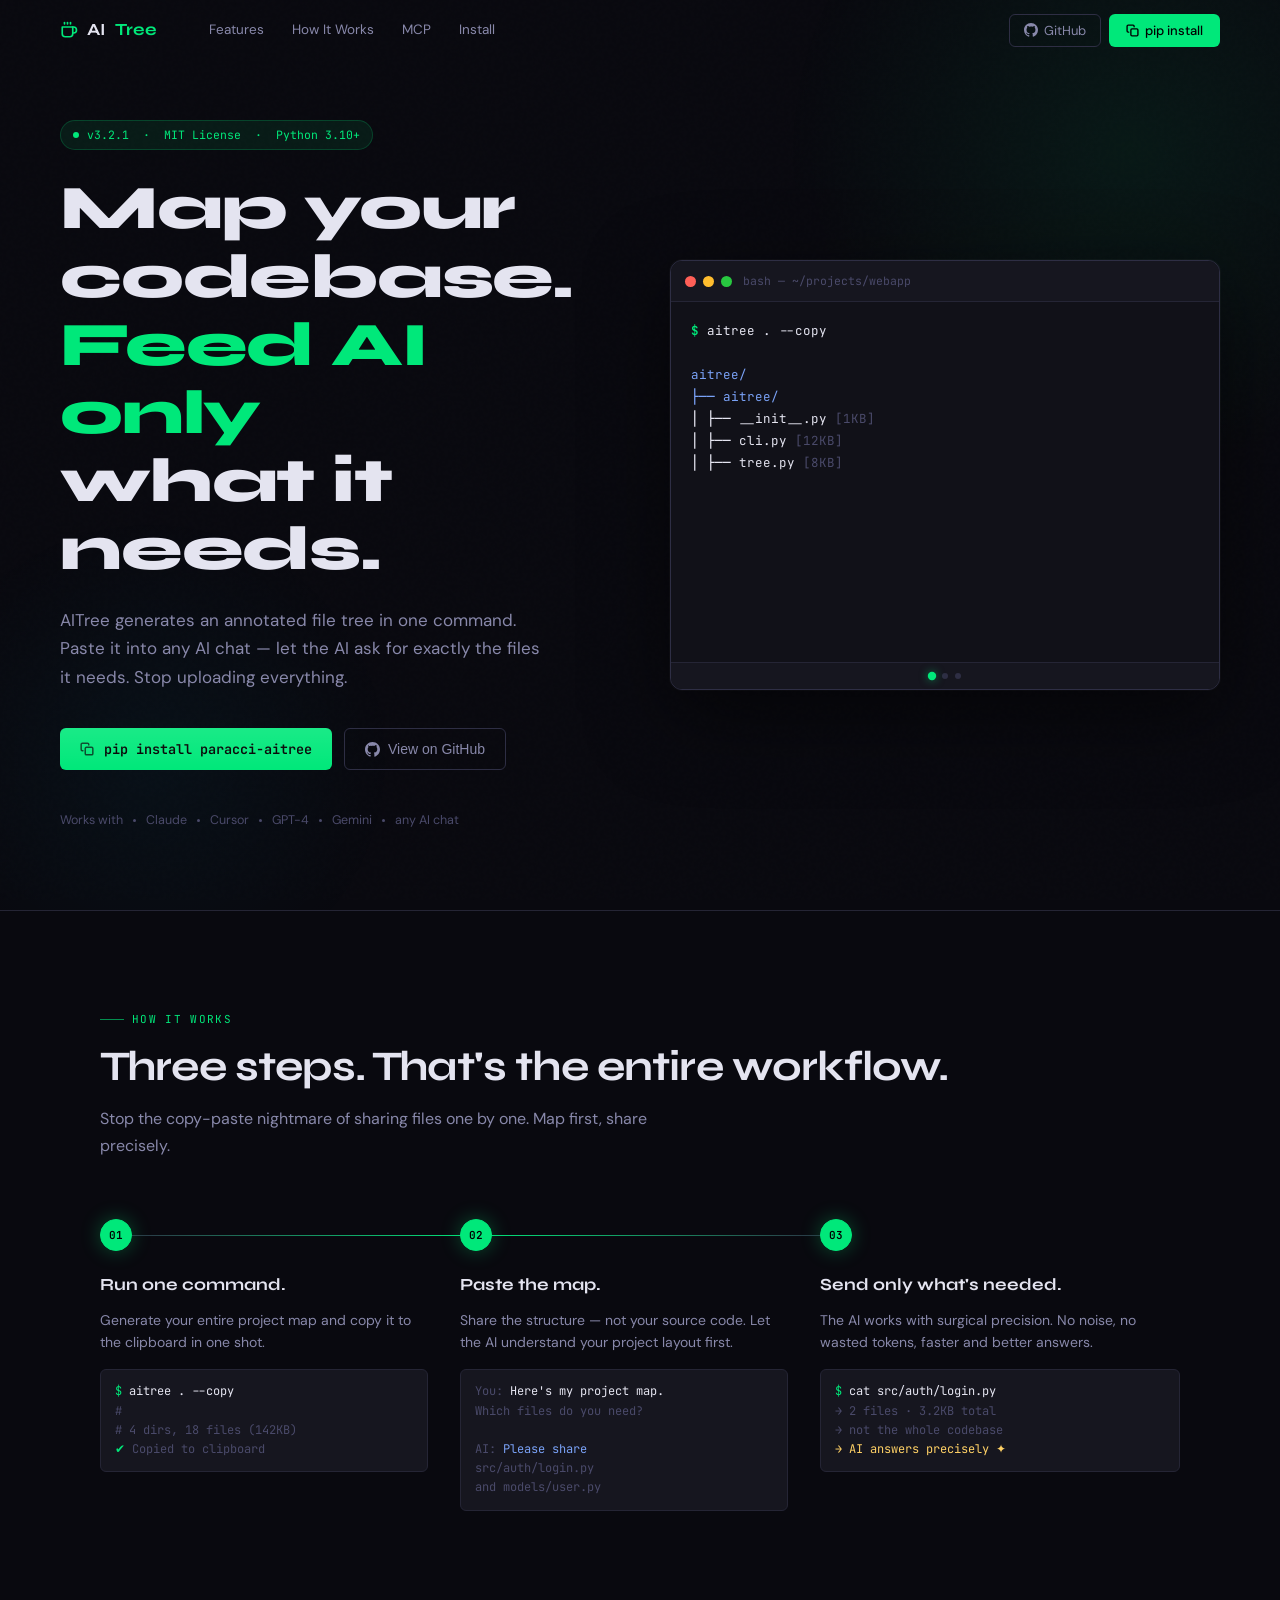
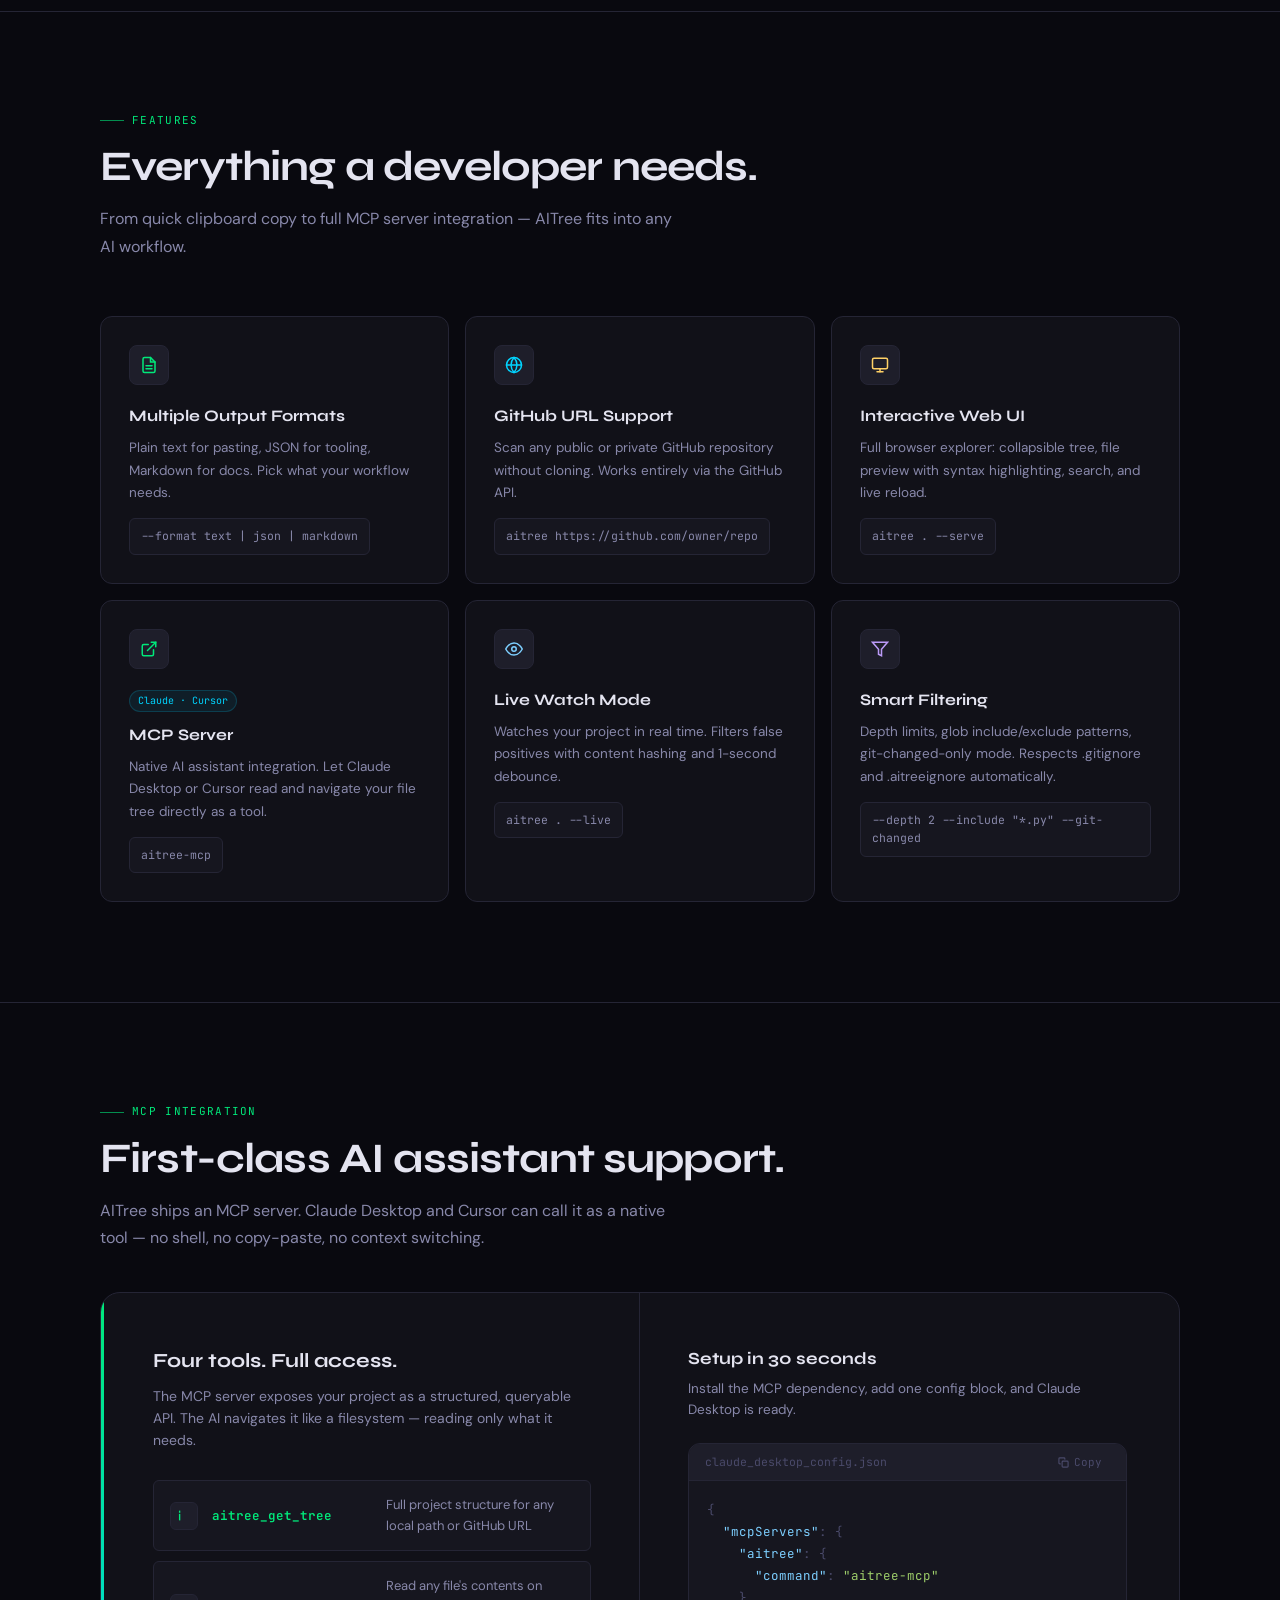
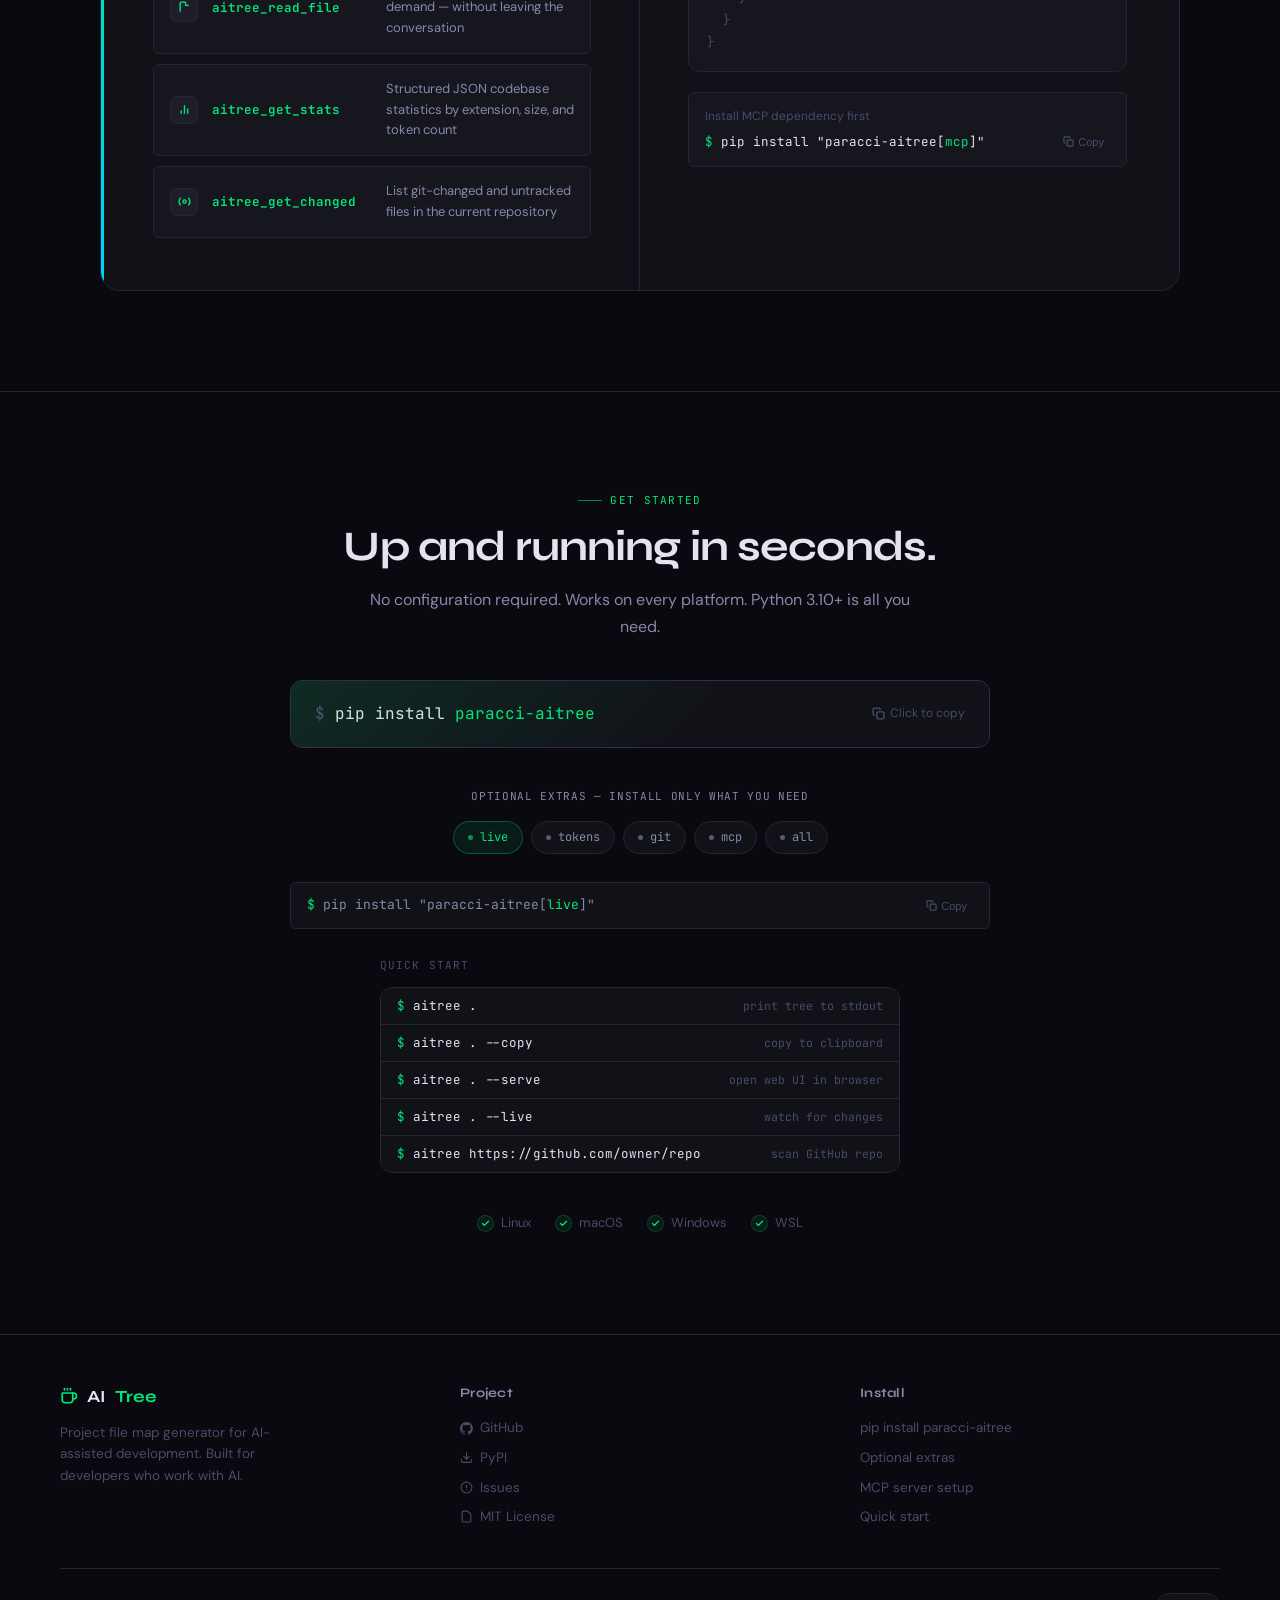
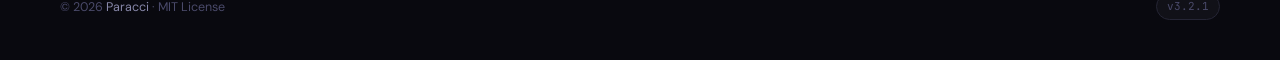
<file: index.html>
<!DOCTYPE html>
<html lang="en">
<head>
<meta charset="UTF-8">
<meta name="viewport" content="width=device-width, initial-scale=1.0">
<title>AITree — Project File Map Generator for AI-Assisted Development</title>
<meta name="description" content="Generate an annotated file tree in one command. Paste it into any AI chat. Stop uploading your entire codebase — let AI ask for exactly what it needs.">
<meta property="og:title" content="AITree — Map your codebase. Feed AI only what it needs.">
<meta property="og:description" content="CLI tool that generates annotated file trees for AI-assisted development. Works with Claude, Cursor, GPT-4 and more.">
<meta property="og:type" content="website">
<link rel="preconnect" href="https://fonts.googleapis.com">
<link rel="preconnect" href="https://fonts.gstatic.com" crossorigin>
<link href="https://fonts.googleapis.com/css2?family=Syne:wght@400;600;700;800&family=JetBrains+Mono:wght@400;500;600&family=DM+Sans:wght@300;400;500&display=swap" rel="stylesheet">
<style>
*,*::before,*::after{box-sizing:border-box;margin:0;padding:0}
:root{
  --bg:#09090f;
  --bg2:#111118;
  --bg3:#16161f;
  --bg4:#1e1e2a;
  --border:#252535;
  --border2:#2e2e44;
  --text:#e4e4f0;
  --text2:#8888aa;
  --text3:#4a4a6a;
  --green:#00e87a;
  --green2:#00a856;
  --green3:rgba(0,232,122,.08);
  --cyan:#00d4ff;
  --yellow:#ffd166;
  --red:#ff6b6b;
  --glow:0 0 40px rgba(0,232,122,.15);
  --glow2:0 0 80px rgba(0,232,122,.08);
  --font-head:'Syne',sans-serif;
  --font-code:'JetBrains Mono',monospace;
  --font-body:'DM Sans',sans-serif;
  --radius:6px;
  --radius-lg:12px;
}
html{scroll-behavior:smooth}
body{
  background:var(--bg);
  color:var(--text);
  font-family:var(--font-body);
  font-size:15px;
  line-height:1.6;
  overflow-x:hidden;
}

/* ── NOISE TEXTURE ── */
body::before{
  content:'';
  position:fixed;
  inset:0;
  background-image:url("data:image/svg+xml,%3Csvg viewBox='0 0 256 256' xmlns='http://www.w3.org/2000/svg'%3E%3Cfilter id='noise'%3E%3CfeTurbulence type='fractalNoise' baseFrequency='0.9' numOctaves='4' stitchTiles='stitch'/%3E%3C/filter%3E%3Crect width='100%25' height='100%25' filter='url(%23noise)' opacity='0.03'/%3E%3C/svg%3E");
  pointer-events:none;
  z-index:0;
  opacity:.4;
}

/* ── TYPOGRAPHY ── */
h1,h2,h3,h4{font-family:var(--font-head);line-height:1.15;letter-spacing:-.02em}
code,pre,kbd,.mono{font-family:var(--font-code)}
a{color:inherit;text-decoration:none}

/* ── NAV ── */
nav{
  position:fixed;
  top:0;left:0;right:0;
  height:60px;
  display:flex;align-items:center;
  padding:0 clamp(20px,5vw,60px);
  gap:32px;
  z-index:100;
  transition:background .3s,border-color .3s,backdrop-filter .3s;
}
nav.scrolled{
  background:rgba(9,9,15,.85);
  border-bottom:1px solid var(--border);
  backdrop-filter:blur(16px);
}
.nav-logo{
  display:flex;align-items:center;gap:9px;
  font-family:var(--font-head);
  font-weight:700;font-size:17px;
  color:var(--text);
  white-space:nowrap;
}
.nav-logo svg{flex-shrink:0}
.nav-logo span{color:var(--green)}
.nav-links{
  display:flex;gap:4px;
  margin-left:8px;
}
.nav-links a{
  font-size:13.5px;color:var(--text2);
  padding:6px 12px;border-radius:var(--radius);
  transition:color .2s,background .2s;
}
.nav-links a:hover{color:var(--text);background:rgba(255,255,255,.05)}
.nav-gap{flex:1}
.nav-actions{display:flex;gap:8px;align-items:center}
.btn-ghost{
  font-size:13px;font-family:var(--font-body);
  color:var(--text2);padding:7px 14px;
  border:1px solid var(--border2);
  border-radius:var(--radius);cursor:pointer;
  background:transparent;
  display:flex;align-items:center;gap:6px;
  transition:color .2s,border-color .2s,background .2s;
  white-space:nowrap;
}
.btn-ghost:hover{color:var(--text);border-color:var(--text3);background:rgba(255,255,255,.04)}
.btn-green{
  font-size:13px;font-family:var(--font-body);font-weight:500;
  color:#000;padding:7px 16px;
  background:var(--green);
  border:1px solid transparent;
  border-radius:var(--radius);cursor:pointer;
  display:flex;align-items:center;gap:6px;
  transition:background .2s,box-shadow .2s;
  white-space:nowrap;
}
.btn-green:hover{background:#00ff88;box-shadow:var(--glow)}

/* Mobile nav */
.nav-hamburger{
  display:none;flex-direction:column;gap:4px;
  cursor:pointer;padding:8px;
  background:none;border:none;
}
.nav-hamburger span{
  display:block;width:20px;height:2px;
  background:var(--text2);border-radius:2px;
  transition:all .25s;
}
.nav-mobile-menu{
  display:none;position:fixed;
  top:60px;left:0;right:0;
  background:rgba(9,9,15,.97);
  border-bottom:1px solid var(--border);
  padding:16px 20px 20px;
  backdrop-filter:blur(16px);
  z-index:99;flex-direction:column;gap:4px;
}
.nav-mobile-menu.open{display:flex}
.nav-mobile-menu a{
  font-size:14px;color:var(--text2);
  padding:10px 12px;border-radius:var(--radius);
  transition:color .2s,background .2s;
}
.nav-mobile-menu a:hover{color:var(--text);background:rgba(255,255,255,.05)}
.nav-mobile-actions{margin-top:8px;display:flex;flex-direction:column;gap:8px}

/* ── HERO ── */
.hero{
  min-height:100vh;
  display:flex;align-items:center;
  padding:120px clamp(20px,5vw,60px) 80px;
  position:relative;
  overflow:hidden;
}
.hero-glow{
  position:absolute;
  top:-200px;right:-200px;
  width:700px;height:700px;
  background:radial-gradient(circle,rgba(0,232,122,.07) 0%,transparent 70%);
  pointer-events:none;
}
.hero-glow2{
  position:absolute;
  bottom:-100px;left:-100px;
  width:500px;height:500px;
  background:radial-gradient(circle,rgba(0,212,255,.04) 0%,transparent 70%);
  pointer-events:none;
}
.hero-inner{
  max-width:1200px;margin:0 auto;
  display:grid;grid-template-columns:1fr 1fr;
  gap:60px;align-items:center;
  width:100%;position:relative;z-index:1;
}
.hero-badge{
  display:inline-flex;align-items:center;gap:8px;
  font-family:var(--font-code);font-size:11.5px;
  color:var(--green);
  background:var(--green3);
  border:1px solid rgba(0,232,122,.2);
  padding:5px 12px;border-radius:20px;
  margin-bottom:24px;
}
.hero-badge .dot{
  width:6px;height:6px;border-radius:50%;
  background:var(--green);
  animation:pulse 2s ease-in-out infinite;
}
@keyframes pulse{0%,100%{opacity:1;transform:scale(1)}50%{opacity:.4;transform:scale(.8)}}
.hero h1{
  font-size:clamp(38px,5vw,62px);
  font-weight:800;
  color:var(--text);
  margin-bottom:22px;
  line-height:1.1;
}
.hero h1 em{
  font-style:normal;
  color:var(--green);
  position:relative;
}
.hero-sub{
  font-size:17px;color:var(--text2);
  line-height:1.7;margin-bottom:36px;
  max-width:480px;
}
.hero-ctas{display:flex;gap:12px;flex-wrap:wrap;margin-bottom:40px}
.btn-hero-primary{
  font-family:var(--font-code);font-size:13.5px;font-weight:600;
  color:#000;
  background:var(--green);
  border:none;padding:12px 20px;
  border-radius:var(--radius);cursor:pointer;
  display:flex;align-items:center;gap:10px;
  transition:background .2s,box-shadow .2s,transform .2s;
  position:relative;overflow:hidden;
}
.btn-hero-primary::after{
  content:'';position:absolute;inset:0;
  background:linear-gradient(rgba(255,255,255,.1),transparent);
  pointer-events:none;
}
.btn-hero-primary:hover{
  background:#00ff88;
  box-shadow:0 0 30px rgba(0,232,122,.4);
  transform:translateY(-1px);
}
.btn-hero-primary .copy-icon{
  opacity:.7;flex-shrink:0;
  transition:opacity .2s;
}
.btn-hero-primary:hover .copy-icon{opacity:1}
.btn-hero-secondary{
  font-size:14px;color:var(--text2);
  border:1px solid var(--border2);
  padding:12px 20px;border-radius:var(--radius);cursor:pointer;
  background:transparent;
  display:flex;align-items:center;gap:8px;
  transition:color .2s,border-color .2s,background .2s,transform .2s;
}
.btn-hero-secondary:hover{
  color:var(--text);border-color:var(--text3);
  background:rgba(255,255,255,.04);
  transform:translateY(-1px);
}
.hero-trust{
  display:flex;align-items:center;gap:10px;
  font-size:12.5px;color:var(--text3);
  flex-wrap:wrap;
}
.hero-trust-dot{width:3px;height:3px;border-radius:50%;background:var(--text3)}
/* Terminal */
.hero-terminal{
  background:var(--bg2);
  border:1px solid var(--border2);
  border-radius:var(--radius-lg);
  overflow:hidden;
  box-shadow:0 24px 80px rgba(0,0,0,.5),0 0 0 1px rgba(255,255,255,.03);
  position:relative;
}
.hero-terminal::before{
  content:'';
  position:absolute;
  inset:-1px;
  border-radius:inherit;
  background:linear-gradient(135deg,rgba(0,232,122,.15),transparent 50%,rgba(0,212,255,.08));
  z-index:-1;
  pointer-events:none;
}
.term-titlebar{
  background:var(--bg3);
  padding:11px 14px;
  display:flex;align-items:center;gap:7px;
  border-bottom:1px solid var(--border);
}
.term-dot{width:11px;height:11px;border-radius:50%;flex-shrink:0}
.term-dot.red{background:#ff5f57}
.term-dot.yellow{background:#ffbd2e}
.term-dot.green{background:#28c840}
.term-title{
  font-family:var(--font-code);
  font-size:11.5px;color:var(--text3);
  margin-left:4px;
}
.term-body{
  padding:18px 20px 20px;
  font-family:var(--font-code);
  font-size:12.5px;
  line-height:1.75;
  min-height:320px;
  color:var(--text2);
}
.term-prompt{color:var(--green);font-weight:600}
.term-cmd{color:var(--text)}
.term-dir{color:#7aa2f7}
.term-branch{color:#7dcfff}
.term-file{color:var(--text)}
.term-size{color:var(--text3)}
.term-comment{color:var(--text3)}
.term-bar{color:#9ece6a}
.term-ok{color:var(--green);font-weight:600}
.term-info{color:var(--cyan)}
.term-watch-ok{color:var(--green);font-weight:600}
.term-ts{color:var(--text3)}
.term-ev-change{color:var(--yellow);font-weight:600}
.term-ev-add{color:var(--green);font-weight:600}
.term-ev-del{color:var(--red);font-weight:600}
.term-scene-dots{
  display:flex;align-items:center;justify-content:center;gap:7px;
  padding:10px 14px;
  border-top:1px solid var(--border);
  background:var(--bg3);
}
.term-scene-dot{
  width:6px;height:6px;border-radius:50%;
  background:var(--border2);
  transition:background .35s,transform .35s;
}
.term-scene-dot.active{
  background:var(--green);
  transform:scale(1.4);
  box-shadow:0 0 6px rgba(0,232,122,.5);
}
.term-cursor{
  display:inline-block;width:8px;height:14px;
  background:var(--green);
  vertical-align:middle;
  animation:blink .9s step-end infinite;
  margin-left:1px;
}
@keyframes blink{0%,100%{opacity:1}50%{opacity:0}}

/* ── SECTION COMMONS ── */
section{position:relative;z-index:1}
.section-inner{
  max-width:1200px;
  margin:0 auto;
  padding:0 clamp(20px,5vw,60px);
}
.section-label{
  font-family:var(--font-code);
  font-size:11px;letter-spacing:.12em;
  text-transform:uppercase;
  color:var(--green);
  margin-bottom:14px;
  display:flex;align-items:center;gap:8px;
}
.section-label::before{
  content:'';display:block;
  width:24px;height:1px;
  background:var(--green);
  opacity:.6;
}
.section-title{
  font-size:clamp(28px,3.5vw,42px);
  font-weight:700;
  color:var(--text);
  margin-bottom:14px;
}
.section-sub{
  font-size:16px;color:var(--text2);
  line-height:1.7;max-width:580px;
}

/* ── DIVIDER LINE ── */
.divider{
  border:none;
  border-top:1px solid var(--border);
  margin:0;
}

/* ── WORKFLOW ── */
.workflow{padding:100px 0}
.workflow-steps{
  display:grid;
  grid-template-columns:repeat(3,1fr);
  gap:0;
  margin-top:60px;
  position:relative;
}
.workflow-steps::before{
  content:'';
  position:absolute;
  top:16px;
  left:16px;
  right:calc(33.33% - 16px);
  height:1px;
  background:linear-gradient(90deg,var(--border2),var(--green),var(--border2));
  pointer-events:none;
}
.workflow-step{
  padding:0 32px 0 0;
  position:relative;
}
.workflow-step:last-child{padding-right:0}
.step-num{
  font-family:var(--font-code);
  font-size:11px;
  color:var(--green);
  background:var(--green3);
  border:1px solid rgba(0,232,122,.2);
  width:32px;height:32px;
  border-radius:50%;
  display:flex;align-items:center;justify-content:center;
  margin-bottom:20px;
  font-weight:600;
  position:relative;z-index:1;
  background:var(--bg);
  border:1px solid var(--border2);
  color:var(--text2);
}
.step-num.active{
  background:var(--green);
  color:#000;
  border-color:var(--green);
  box-shadow:0 0 20px rgba(0,232,122,.3);
}
.step-title{
  font-family:var(--font-head);
  font-size:17px;font-weight:700;
  color:var(--text);margin-bottom:10px;
}
.step-desc{font-size:14px;color:var(--text2);margin-bottom:16px;line-height:1.6}
.step-code{
  background:var(--bg3);
  border:1px solid var(--border);
  border-radius:var(--radius);
  padding:12px 14px;
  font-family:var(--font-code);
  font-size:12px;
  color:var(--text2);
  line-height:1.6;
  overflow:hidden;
}
.step-code .cmd{color:var(--text)}
.step-code .g{color:var(--green)}
.step-code .b{color:#7aa2f7}
.step-code .y{color:var(--yellow)}
.step-code .d{color:var(--text3)}
.step-arrow{
  position:absolute;
  top:10px;right:-8px;
  color:var(--text3);
  z-index:2;
  font-size:18px;
}

/* ── FEATURES ── */
.features{padding:100px 0}
.features-grid{
  display:grid;
  grid-template-columns:repeat(3,1fr);
  gap:16px;
  margin-top:56px;
}
.feat-card{
  background:var(--bg2);
  border:1px solid var(--border);
  border-radius:var(--radius-lg);
  padding:28px;
  transition:border-color .25s,transform .25s,box-shadow .25s;
  cursor:default;
  position:relative;
  overflow:hidden;
}
.feat-card::before{
  content:'';
  position:absolute;
  top:0;left:0;right:0;
  height:1px;
  background:linear-gradient(90deg,transparent,rgba(0,232,122,.3),transparent);
  opacity:0;
  transition:opacity .3s;
}
.feat-card:hover{
  border-color:rgba(0,232,122,.25);
  transform:translateY(-3px);
  box-shadow:0 12px 40px rgba(0,0,0,.3),0 0 0 1px rgba(0,232,122,.08);
}
.feat-card:hover::before{opacity:1}
.feat-icon{
  width:40px;height:40px;
  background:var(--bg4);
  border:1px solid var(--border);
  border-radius:8px;
  display:flex;align-items:center;justify-content:center;
  margin-bottom:18px;
  color:var(--green);
  transition:background .25s,border-color .25s;
}
.feat-card:hover .feat-icon{
  background:var(--green3);
  border-color:rgba(0,232,122,.25);
}
.feat-badge{
  display:inline-flex;align-items:center;gap:5px;
  font-family:var(--font-code);font-size:10px;
  color:var(--cyan);
  background:rgba(0,212,255,.07);
  border:1px solid rgba(0,212,255,.18);
  padding:2px 8px;border-radius:20px;
  margin-bottom:10px;
}
.feat-title{
  font-family:var(--font-head);
  font-size:16px;font-weight:700;
  color:var(--text);margin-bottom:9px;
}
.feat-desc{font-size:13.5px;color:var(--text2);line-height:1.65;margin-bottom:14px}
.feat-snippet{
  font-family:var(--font-code);font-size:11.5px;
  color:var(--text3);
  background:var(--bg3);
  border:1px solid var(--border);
  padding:8px 11px;border-radius:var(--radius);
  display:inline-block;
}
.feat-snippet .cmd{color:var(--text2)}

/* ── MCP ── */
.mcp{padding:100px 0}
.mcp-inner{
  background:var(--bg2);
  border:1px solid var(--border);
  border-radius:20px;
  overflow:hidden;
  position:relative;
}
.mcp-inner::before{
  content:'';
  position:absolute;
  top:0;left:0;bottom:0;
  width:3px;
  background:linear-gradient(180deg,var(--green),var(--cyan));
}
.mcp-grid{
  display:grid;
  grid-template-columns:1fr 1fr;
  gap:0;
}
.mcp-left{padding:52px 48px 52px 52px;border-right:1px solid var(--border)}
.mcp-right{padding:52px 52px 52px 48px}
.mcp-tools{
  margin-top:28px;
  display:flex;flex-direction:column;gap:10px;
}
.mcp-tool{
  display:flex;align-items:center;gap:14px;
  padding:14px 16px;
  background:var(--bg3);
  border:1px solid var(--border);
  border-radius:var(--radius);
  transition:border-color .2s,background .2s;
}
.mcp-tool:hover{border-color:var(--border2);background:var(--bg4)}
.mcp-tool-name{
  font-family:var(--font-code);font-size:12.5px;
  color:var(--green);font-weight:600;
  min-width:160px;
}
.mcp-tool-desc{font-size:13px;color:var(--text2)}
.mcp-tool-icon{
  width:28px;height:28px;
  background:var(--bg4);border:1px solid var(--border);
  border-radius:6px;display:flex;align-items:center;justify-content:center;
  color:var(--green);flex-shrink:0;
}
.mcp-right-title{
  font-family:var(--font-head);
  font-size:17px;font-weight:700;
  color:var(--text);margin-bottom:6px;
}
.mcp-right-sub{font-size:13.5px;color:var(--text2);margin-bottom:22px;line-height:1.6}
.code-block{
  background:var(--bg3);
  border:1px solid var(--border);
  border-radius:var(--radius-lg);
  overflow:hidden;
}
.code-block-header{
  background:var(--bg4);
  padding:9px 16px;
  border-bottom:1px solid var(--border);
  display:flex;align-items:center;justify-content:space-between;
  font-family:var(--font-code);font-size:11.5px;color:var(--text3);
}
.code-block-copy{
  background:none;border:none;
  color:var(--text3);cursor:pointer;
  font-family:var(--font-code);font-size:11px;
  padding:2px 8px;border-radius:4px;
  transition:color .2s,background .2s;
  display:flex;align-items:center;gap:5px;
}
.code-block-copy:hover{color:var(--text2);background:rgba(255,255,255,.06)}
.code-block pre{
  padding:18px;
  font-family:var(--font-code);
  font-size:12.5px;line-height:1.75;
  overflow-x:auto;
  color:var(--text2);
}
.code-block .j-key{color:#7dcfff}
.code-block .j-str{color:#9ece6a}
.code-block .j-punc{color:var(--text3)}
.mcp-cta{
  margin-top:20px;
  padding:14px 16px;
  background:var(--bg3);
  border:1px solid var(--border);
  border-radius:var(--radius);
}
.mcp-cta-label{font-size:12px;color:var(--text3);margin-bottom:6px}
.mcp-cta-cmd{
  font-family:var(--font-code);font-size:12.5px;
  color:var(--text);
  display:flex;align-items:center;justify-content:space-between;gap:12px;
}
.mcp-cta-cmd .g{color:var(--green)}
.btn-copy-inline{
  background:none;border:none;
  color:var(--text3);cursor:pointer;padding:2px 6px;
  border-radius:4px;font-size:11px;
  display:flex;align-items:center;gap:4px;
  transition:color .2s;flex-shrink:0;
}
.btn-copy-inline:hover{color:var(--text2)}

/* ── INSTALL ── */
.install{padding:100px 0}
.install-center{max-width:700px;margin:0 auto;text-align:center}
.install-big-cmd{
  background:var(--bg2);
  border:1px solid var(--border2);
  border-radius:var(--radius-lg);
  padding:20px 24px;
  margin:40px 0;
  display:flex;align-items:center;justify-content:space-between;gap:16px;
  cursor:pointer;
  transition:border-color .2s,box-shadow .2s;
  position:relative;
  overflow:hidden;
}
.install-big-cmd::before{
  content:'';position:absolute;
  inset:-1px;border-radius:inherit;
  background:linear-gradient(135deg,rgba(0,232,122,.12),transparent 60%);
  pointer-events:none;
}
.install-big-cmd:hover{
  border-color:rgba(0,232,122,.35);
  box-shadow:var(--glow);
}
.install-big-cmd-text{
  font-family:var(--font-code);font-size:16px;
  color:var(--text);
  display:flex;align-items:center;gap:10px;
}
.install-big-cmd-text .g{color:var(--green)}
.install-big-cmd-hint{
  font-size:12px;color:var(--text3);
  white-space:nowrap;flex-shrink:0;
  display:flex;align-items:center;gap:5px;
}
.install-big-cmd-hint svg{flex-shrink:0}

.install-extras-title{
  font-size:13px;color:var(--text2);margin-bottom:16px;
  text-transform:uppercase;letter-spacing:.06em;
  font-family:var(--font-code);font-size:11px;
}
.install-extras{
  display:flex;flex-wrap:wrap;gap:8px;
  justify-content:center;
  margin-bottom:28px;
}
.extra-tag{
  font-family:var(--font-code);font-size:12px;
  color:var(--text2);
  background:var(--bg2);
  border:1px solid var(--border);
  padding:6px 14px;border-radius:20px;
  cursor:pointer;
  transition:color .2s,border-color .2s,background .2s;
  display:flex;align-items:center;gap:7px;
}
.extra-tag:hover,.extra-tag.active{
  color:var(--green);
  border-color:rgba(0,232,122,.3);
  background:var(--green3);
}
.extra-tag-dot{
  width:5px;height:5px;border-radius:50%;
  background:currentColor;opacity:.6;
}
.install-extra-cmd{
  background:var(--bg2);
  border:1px solid var(--border);
  border-radius:var(--radius);
  padding:12px 16px;
  margin-bottom:28px;
  font-family:var(--font-code);font-size:13px;
  color:var(--text2);
  display:flex;align-items:center;justify-content:space-between;
  min-height:46px;
  transition:all .25s;
}
.install-extra-cmd .g{color:var(--green)}
.quickstart{text-align:left;margin:0 auto;max-width:520px}
.quickstart-title{
  font-family:var(--font-code);
  font-size:11px;letter-spacing:.1em;
  text-transform:uppercase;color:var(--text3);
  margin-bottom:12px;
}
.quickstart-lines{
  background:var(--bg2);
  border:1px solid var(--border);
  border-radius:var(--radius-lg);
  overflow:hidden;
}
.qs-line{
  padding:8px 16px;
  font-family:var(--font-code);font-size:12.5px;
  display:flex;align-items:center;gap:12px;
  border-bottom:1px solid var(--border);
  transition:background .2s;
}
.qs-line:last-child{border-bottom:none}
.qs-line:hover{background:var(--bg3)}
.qs-cmd{color:var(--text);flex:1}
.qs-cmd .g{color:var(--green)}
.qs-comment{font-size:11.5px;color:var(--text3)}
.platforms{
  display:flex;align-items:center;justify-content:center;gap:24px;
  margin-top:40px;
  font-size:13px;color:var(--text3);
  flex-wrap:wrap;
}
.platform{display:flex;align-items:center;gap:7px}
.platform-check{
  width:17px;height:17px;
  background:var(--green3);
  border:1px solid rgba(0,232,122,.2);
  border-radius:50%;
  display:flex;align-items:center;justify-content:center;
  color:var(--green);
  flex-shrink:0;
}

/* ── FOOTER ── */
footer{
  border-top:1px solid var(--border);
  padding:48px clamp(20px,5vw,60px) 40px;
  position:relative;z-index:1;
}
.footer-inner{
  max-width:1200px;margin:0 auto;
  display:grid;
  grid-template-columns:1fr 1fr 1fr;
  gap:40px;
  margin-bottom:40px;
}
.footer-brand .nav-logo{margin-bottom:12px}
.footer-brand p{font-size:13.5px;color:var(--text3);line-height:1.6;max-width:240px}
.footer-col-title{
  font-family:var(--font-head);
  font-size:13px;font-weight:700;
  color:var(--text2);
  margin-bottom:14px;
  letter-spacing:.02em;
}
.footer-links{display:flex;flex-direction:column;gap:8px}
.footer-links a{
  font-size:13.5px;color:var(--text3);
  transition:color .2s;
  display:flex;align-items:center;gap:7px;
}
.footer-links a:hover{color:var(--green)}
.footer-bottom{
  border-top:1px solid var(--border);
  padding-top:24px;
  display:flex;align-items:center;justify-content:space-between;
  flex-wrap:wrap;gap:12px;
}
.footer-bottom-left{font-size:12.5px;color:var(--text3)}
.footer-bottom-left span{color:var(--text2)}
.footer-version{
  font-family:var(--font-code);font-size:11px;
  color:var(--text3);
  background:var(--bg2);
  border:1px solid var(--border);
  padding:4px 10px;border-radius:20px;
}

/* ── SCROLL REVEAL ── */
.reveal{
  opacity:0;
  transform:translateY(24px);
  transition:opacity .6s ease,transform .6s ease;
}
.reveal.visible{
  opacity:1;
  transform:translateY(0);
}
.reveal-delay-1{transition-delay:.1s}
.reveal-delay-2{transition-delay:.2s}
.reveal-delay-3{transition-delay:.3s}

/* ── TOAST ── */
.toast{
  position:fixed;
  bottom:24px;right:24px;
  background:var(--bg3);
  border:1px solid rgba(0,232,122,.3);
  color:var(--text);
  font-family:var(--font-code);font-size:13px;
  padding:10px 18px;
  border-radius:var(--radius);
  box-shadow:0 8px 32px rgba(0,0,0,.4);
  z-index:1000;
  display:flex;align-items:center;gap:8px;
  transform:translateY(80px);
  opacity:0;
  transition:transform .3s ease,opacity .3s ease;
}
.toast.show{transform:translateY(0);opacity:1}
.toast .g{color:var(--green)}

/* ── RESPONSIVE ── */
@media(max-width:1024px){
  .hero-inner{grid-template-columns:1fr;gap:48px}
  .hero{min-height:auto;padding-top:100px;padding-bottom:60px}
  .hero-sub{max-width:100%}
  .workflow-steps{grid-template-columns:1fr;gap:40px}
  .workflow-steps::before{display:none}
  .step-arrow{display:none}
  .features-grid{grid-template-columns:repeat(2,1fr)}
  .mcp-grid{grid-template-columns:1fr}
  .mcp-left{border-right:none;border-bottom:1px solid var(--border);padding:40px 32px}
  .mcp-right{padding:40px 32px}
  .footer-inner{grid-template-columns:1fr 1fr}
}
@media(max-width:768px){
  .nav-links,.nav-actions{display:none}
  .nav-hamburger{display:flex}
  .features-grid{grid-template-columns:1fr}
  .hero h1{font-size:34px}
  .section-title{font-size:26px}
  .footer-inner{grid-template-columns:1fr}
  .footer-inner .footer-col:last-child{display:none}
  .workflow-step{padding:0}
  .mcp-tool-name{min-width:130px}
}
@media(max-width:480px){
  .hero-ctas{flex-direction:column}
  .btn-hero-primary,.btn-hero-secondary{justify-content:center}
  .install-big-cmd{flex-direction:column;text-align:center}
  .install-big-cmd-hint{display:none}
}
</style>
</head>
<body>

<!-- ── TOAST ── -->
<div class="toast" id="toast">
  <span class="g">✔</span> <span id="toast-msg">Copied to clipboard</span>
</div>

<!-- ── NAV ── -->
<nav id="nav">
  <div class="nav-logo">
    <svg width="18" height="18" viewBox="0 0 24 24" fill="none" stroke="currentColor" stroke-width="2.2" stroke-linecap="round" stroke-linejoin="round" style="color:var(--green)">
      <path d="M17 8h1a4 4 0 1 1 0 8h-1"/>
      <path d="M3 8h14v9a4 4 0 0 1-4 4H7a4 4 0 0 1-4-4Z"/>
      <line x1="6" y1="2" x2="6" y2="4"/>
      <line x1="10" y1="2" x2="10" y2="4"/>
      <line x1="14" y1="2" x2="14" y2="4"/>
    </svg>
    AI<span>Tree</span>
  </div>
  <div class="nav-links">
    <a href="#features">Features</a>
    <a href="#workflow">How It Works</a>
    <a href="#mcp">MCP</a>
    <a href="#install">Install</a>
  </div>
  <div class="nav-gap"></div>
  <div class="nav-actions">
    <a href="https://github.com/Paracci/aitree" target="_blank" rel="noopener">
      <button class="btn-ghost">
        <svg width="14" height="14" viewBox="0 0 24 24" fill="currentColor"><path d="M12 0C5.37 0 0 5.37 0 12c0 5.3 3.44 9.8 8.2 11.38.6.1.82-.26.82-.58v-2.02c-3.34.72-4.04-1.61-4.04-1.61-.54-1.38-1.33-1.75-1.33-1.75-1.08-.74.08-.72.08-.72 1.2.08 1.83 1.23 1.83 1.23 1.06 1.82 2.79 1.3 3.47.99.1-.77.42-1.3.76-1.6-2.67-.3-5.47-1.33-5.47-5.93 0-1.31.47-2.38 1.23-3.22-.12-.3-.53-1.52.12-3.17 0 0 1-.32 3.3 1.23a11.5 11.5 0 0 1 3-.4c1.02.005 2.04.14 3 .4 2.28-1.55 3.29-1.23 3.29-1.23.65 1.65.24 2.87.12 3.17.77.84 1.23 1.91 1.23 3.22 0 4.61-2.8 5.63-5.48 5.92.43.37.82 1.1.82 2.22v3.29c0 .32.22.7.83.58C20.57 21.8 24 17.3 24 12c0-6.63-5.37-12-12-12"/></svg>
        GitHub
      </button>
    </a>
    <button class="btn-green" onclick="copyCmd('pip install paracci-aitree','Pip command copied!')">
      <svg width="13" height="13" viewBox="0 0 24 24" fill="none" stroke="currentColor" stroke-width="2.5" stroke-linecap="round"><rect x="9" y="9" width="13" height="13" rx="2"/><path d="M5 15H4a2 2 0 0 1-2-2V4a2 2 0 0 1 2-2h9a2 2 0 0 1 2 2v1"/></svg>
      pip install
    </button>
  </div>
  <button class="nav-hamburger" id="hamburger" aria-label="Menu">
    <span></span><span></span><span></span>
  </button>
</nav>

<!-- Mobile menu -->
<div class="nav-mobile-menu" id="mobileMenu">
  <a href="#features" onclick="closeMobile()">Features</a>
  <a href="#workflow" onclick="closeMobile()">How It Works</a>
  <a href="#mcp" onclick="closeMobile()">MCP</a>
  <a href="#install" onclick="closeMobile()">Install</a>
  <div class="nav-mobile-actions">
    <a href="https://github.com/Paracci/aitree" target="_blank" rel="noopener">
      <button class="btn-ghost" style="width:100%;justify-content:center">GitHub ↗</button>
    </a>
    <button class="btn-green" style="justify-content:center" onclick="copyCmd('pip install paracci-aitree','Pip command copied!')">
      pip install paracci-aitree
    </button>
  </div>
</div>

<!-- ── HERO ── -->
<section class="hero">
  <div class="hero-glow"></div>
  <div class="hero-glow2"></div>
  <div class="hero-inner">
    <div class="hero-left">
      <div class="hero-badge">
        <span class="dot"></span>
        v3.2.1 &nbsp;·&nbsp; MIT License &nbsp;·&nbsp; Python 3.10+
      </div>
      <h1>Map your codebase.<br><em>Feed AI only</em><br>what it needs.</h1>
      <p class="hero-sub">AITree generates an annotated file tree in one command. Paste it into any AI chat — let the AI ask for exactly the files it needs. Stop uploading everything.</p>
      <div class="hero-ctas">
        <button class="btn-hero-primary" onclick="copyCmd('pip install paracci-aitree','Copied! Run it in your terminal.')">
          <svg class="copy-icon" width="14" height="14" viewBox="0 0 24 24" fill="none" stroke="currentColor" stroke-width="2.5" stroke-linecap="round"><rect x="9" y="9" width="13" height="13" rx="2"/><path d="M5 15H4a2 2 0 0 1-2-2V4a2 2 0 0 1 2-2h9a2 2 0 0 1 2 2v1"/></svg>
          pip install paracci-aitree
        </button>
        <a href="https://github.com/Paracci/aitree" target="_blank" rel="noopener">
          <button class="btn-hero-secondary">
            <svg width="15" height="15" viewBox="0 0 24 24" fill="currentColor"><path d="M12 0C5.37 0 0 5.37 0 12c0 5.3 3.44 9.8 8.2 11.38.6.1.82-.26.82-.58v-2.02c-3.34.72-4.04-1.61-4.04-1.61-.54-1.38-1.33-1.75-1.33-1.75-1.08-.74.08-.72.08-.72 1.2.08 1.83 1.23 1.83 1.23 1.06 1.82 2.79 1.3 3.47.99.1-.77.42-1.3.76-1.6-2.67-.3-5.47-1.33-5.47-5.93 0-1.31.47-2.38 1.23-3.22-.12-.3-.53-1.52.12-3.17 0 0 1-.32 3.3 1.23a11.5 11.5 0 0 1 3-.4c1.02.005 2.04.14 3 .4 2.28-1.55 3.29-1.23 3.29-1.23.65 1.65.24 2.87.12 3.17.77.84 1.23 1.91 1.23 3.22 0 4.61-2.8 5.63-5.48 5.92.43.37.82 1.1.82 2.22v3.29c0 .32.22.7.83.58C20.57 21.8 24 17.3 24 12c0-6.63-5.37-12-12-12"/></svg>
            View on GitHub
          </button>
        </a>
      </div>
      <div class="hero-trust">
        <span>Works with</span>
        <div class="hero-trust-dot"></div>
        <span>Claude</span>
        <div class="hero-trust-dot"></div>
        <span>Cursor</span>
        <div class="hero-trust-dot"></div>
        <span>GPT-4</span>
        <div class="hero-trust-dot"></div>
        <span>Gemini</span>
        <div class="hero-trust-dot"></div>
        <span>any AI chat</span>
      </div>
    </div>
    <div class="hero-right">
      <div class="hero-terminal">
        <div class="term-titlebar">
          <div class="term-dot red"></div>
          <div class="term-dot yellow"></div>
          <div class="term-dot green"></div>
          <div class="term-title">bash — ~/projects/webapp</div>
        </div>
        <div class="term-body" id="termBody" style="min-height:360px"></div>
        <div class="term-scene-dots">
          <div class="term-scene-dot active" id="sceneDot0"></div>
          <div class="term-scene-dot" id="sceneDot1"></div>
          <div class="term-scene-dot" id="sceneDot2"></div>
        </div>
      </div>
    </div>
  </div>
</section>

<hr class="divider">

<!-- ── WORKFLOW ── -->
<section class="workflow" id="workflow">
  <div class="section-inner">
    <div class="reveal">
      <div class="section-label">How it works</div>
      <h2 class="section-title">Three steps. That's the entire workflow.</h2>
      <p class="section-sub">Stop the copy-paste nightmare of sharing files one by one. Map first, share precisely.</p>
    </div>
    <div class="workflow-steps">
      <div class="workflow-step reveal reveal-delay-1">
        <div class="step-num active">01</div>
        <div class="step-title">Run one command.</div>
        <div class="step-desc">Generate your entire project map and copy it to the clipboard in one shot.</div>
        <div class="step-code">
          <span class="g">$</span> <span class="cmd">aitree . --copy</span><br>
          <span class="d">#</span><br>
          <span class="d"># 4 dirs, 18 files (142KB)</span><br>
          <span class="g">✔</span>  <span class="d">Copied to clipboard</span>
        </div>
      </div>
      <div class="workflow-step reveal reveal-delay-2">
        <div class="step-num active">02</div>
        <div class="step-title">Paste the map.</div>
        <div class="step-desc">Share the structure — not your source code. Let the AI understand your project layout first.</div>
        <div class="step-code">
          <span class="d">You:</span> <span class="cmd">Here's my project map.</span><br>
          <span class="d">     Which files do you need?</span><br><br>
          <span class="d">AI:</span>  <span class="b">Please share</span><br>
          <span class="d">     src/auth/login.py</span><br>
          <span class="d">     and models/user.py</span>
        </div>
      </div>
      <div class="workflow-step reveal reveal-delay-3">
        <div class="step-num active">03</div>
        <div class="step-title">Send only what's needed.</div>
        <div class="step-desc">The AI works with surgical precision. No noise, no wasted tokens, faster and better answers.</div>
        <div class="step-code">
          <span class="g">$</span> <span class="cmd">cat src/auth/login.py</span><br>
          <span class="d">→ 2 files · 3.2KB total</span><br>
          <span class="d">→ not the whole codebase</span><br>
          <span class="y">→ AI answers precisely ✦</span>
        </div>
      </div>
    </div>
  </div>
</section>

<hr class="divider">

<!-- ── FEATURES ── -->
<section class="features" id="features">
  <div class="section-inner">
    <div class="reveal">
      <div class="section-label">Features</div>
      <h2 class="section-title">Everything a developer needs.</h2>
      <p class="section-sub">From quick clipboard copy to full MCP server integration — AITree fits into any AI workflow.</p>
    </div>
    <div class="features-grid">

      <div class="feat-card reveal reveal-delay-1">
        <div class="feat-icon">
          <svg width="18" height="18" viewBox="0 0 24 24" fill="none" stroke="currentColor" stroke-width="2" stroke-linecap="round"><path d="M14 2H6a2 2 0 0 0-2 2v16a2 2 0 0 0 2 2h12a2 2 0 0 0 2-2V8z"/><polyline points="14 2 14 8 20 8"/><line x1="16" y1="13" x2="8" y2="13"/><line x1="16" y1="17" x2="8" y2="17"/></svg>
        </div>
        <div class="feat-title">Multiple Output Formats</div>
        <div class="feat-desc">Plain text for pasting, JSON for tooling, Markdown for docs. Pick what your workflow needs.</div>
        <div class="feat-snippet"><span class="cmd">--format text | json | markdown</span></div>
      </div>

      <div class="feat-card reveal reveal-delay-2">
        <div class="feat-icon" style="color:var(--cyan)">
          <svg width="18" height="18" viewBox="0 0 24 24" fill="none" stroke="currentColor" stroke-width="2" stroke-linecap="round"><circle cx="12" cy="12" r="10"/><line x1="2" y1="12" x2="22" y2="12"/><path d="M12 2a15.3 15.3 0 0 1 4 10 15.3 15.3 0 0 1-4 10 15.3 15.3 0 0 1-4-10 15.3 15.3 0 0 1 4-10z"/></svg>
        </div>
        <div class="feat-title">GitHub URL Support</div>
        <div class="feat-desc">Scan any public or private GitHub repository without cloning. Works entirely via the GitHub API.</div>
        <div class="feat-snippet"><span class="cmd">aitree https://github.com/owner/repo</span></div>
      </div>

      <div class="feat-card reveal reveal-delay-3">
        <div class="feat-icon" style="color:var(--yellow)">
          <svg width="18" height="18" viewBox="0 0 24 24" fill="none" stroke="currentColor" stroke-width="2" stroke-linecap="round"><rect x="2" y="3" width="20" height="14" rx="2"/><line x1="8" y1="21" x2="16" y2="21"/><line x1="12" y1="17" x2="12" y2="21"/></svg>
        </div>
        <div class="feat-title">Interactive Web UI</div>
        <div class="feat-desc">Full browser explorer: collapsible tree, file preview with syntax highlighting, search, and live reload.</div>
        <div class="feat-snippet"><span class="cmd">aitree . --serve</span></div>
      </div>

      <div class="feat-card reveal reveal-delay-1">
        <div class="feat-icon">
          <svg width="18" height="18" viewBox="0 0 24 24" fill="none" stroke="currentColor" stroke-width="2" stroke-linecap="round"><path d="M18 13v6a2 2 0 0 1-2 2H5a2 2 0 0 1-2-2V8a2 2 0 0 1 2-2h6"/><polyline points="15 3 21 3 21 9"/><line x1="10" y1="14" x2="21" y2="3"/></svg>
        </div>
        <div class="feat-badge">Claude · Cursor</div>
        <div class="feat-title">MCP Server</div>
        <div class="feat-desc">Native AI assistant integration. Let Claude Desktop or Cursor read and navigate your file tree directly as a tool.</div>
        <div class="feat-snippet"><span class="cmd">aitree-mcp</span></div>
      </div>

      <div class="feat-card reveal reveal-delay-2">
        <div class="feat-icon" style="color:#7dcfff">
          <svg width="18" height="18" viewBox="0 0 24 24" fill="none" stroke="currentColor" stroke-width="2" stroke-linecap="round"><path d="M1 12s4-8 11-8 11 8 11 8-4 8-11 8-11-8-11-8z"/><circle cx="12" cy="12" r="3"/></svg>
        </div>
        <div class="feat-title">Live Watch Mode</div>
        <div class="feat-desc">Watches your project in real time. Filters false positives with content hashing and 1-second debounce.</div>
        <div class="feat-snippet"><span class="cmd">aitree . --live</span></div>
      </div>

      <div class="feat-card reveal reveal-delay-3">
        <div class="feat-icon" style="color:#bb9af7">
          <svg width="18" height="18" viewBox="0 0 24 24" fill="none" stroke="currentColor" stroke-width="2" stroke-linecap="round"><polygon points="22 3 2 3 10 12.46 10 19 14 21 14 12.46 22 3"/></svg>
        </div>
        <div class="feat-title">Smart Filtering</div>
        <div class="feat-desc">Depth limits, glob include/exclude patterns, git-changed-only mode. Respects .gitignore and .aitreeignore automatically.</div>
        <div class="feat-snippet"><span class="cmd">--depth 2 --include "*.py" --git-changed</span></div>
      </div>

    </div>
  </div>
</section>

<hr class="divider">

<!-- ── MCP ── -->
<section class="mcp" id="mcp">
  <div class="section-inner">
    <div class="reveal" style="margin-bottom:40px">
      <div class="section-label">MCP Integration</div>
      <h2 class="section-title">First-class AI assistant support.</h2>
      <p class="section-sub">AITree ships an MCP server. Claude Desktop and Cursor can call it as a native tool — no shell, no copy-paste, no context switching.</p>
    </div>
    <div class="mcp-inner reveal">
      <div class="mcp-grid">
        <div class="mcp-left">
          <div style="font-family:var(--font-head);font-size:20px;font-weight:700;color:var(--text);margin-bottom:8px">Four tools. Full access.</div>
          <div style="font-size:14px;color:var(--text2);line-height:1.6">The MCP server exposes your project as a structured, queryable API. The AI navigates it like a filesystem — reading only what it needs.</div>
          <div class="mcp-tools">
            <div class="mcp-tool">
              <div class="mcp-tool-icon">
                <svg width="13" height="13" viewBox="0 0 24 24" fill="none" stroke="currentColor" stroke-width="2.5"><path d="M3 3v4"/><path d="M3 21V9"/></svg>
              </div>
              <div class="mcp-tool-name">aitree_get_tree</div>
              <div class="mcp-tool-desc">Full project structure for any local path or GitHub URL</div>
            </div>
            <div class="mcp-tool">
              <div class="mcp-tool-icon">
                <svg width="13" height="13" viewBox="0 0 24 24" fill="none" stroke="currentColor" stroke-width="2.5"><path d="M14 2H6a2 2 0 0 0-2 2v16"/><polyline points="14 2 14 8 20 8"/></svg>
              </div>
              <div class="mcp-tool-name">aitree_read_file</div>
              <div class="mcp-tool-desc">Read any file's contents on demand — without leaving the conversation</div>
            </div>
            <div class="mcp-tool">
              <div class="mcp-tool-icon">
                <svg width="13" height="13" viewBox="0 0 24 24" fill="none" stroke="currentColor" stroke-width="2.5"><line x1="18" y1="20" x2="18" y2="10"/><line x1="12" y1="20" x2="12" y2="4"/><line x1="6" y1="20" x2="6" y2="14"/></svg>
              </div>
              <div class="mcp-tool-name">aitree_get_stats</div>
              <div class="mcp-tool-desc">Structured JSON codebase statistics by extension, size, and token count</div>
            </div>
            <div class="mcp-tool">
              <div class="mcp-tool-icon">
                <svg width="13" height="13" viewBox="0 0 24 24" fill="none" stroke="currentColor" stroke-width="2.5"><circle cx="12" cy="12" r="3"/><path d="M19.07 4.93a10 10 0 0 1 0 14.14"/><path d="M4.93 4.93a10 10 0 0 0 0 14.14"/></svg>
              </div>
              <div class="mcp-tool-name">aitree_get_changed</div>
              <div class="mcp-tool-desc">List git-changed and untracked files in the current repository</div>
            </div>
          </div>
        </div>
        <div class="mcp-right">
          <div class="mcp-right-title">Setup in 30 seconds</div>
          <div class="mcp-right-sub">Install the MCP dependency, add one config block, and Claude Desktop is ready.</div>
          <div class="code-block">
            <div class="code-block-header">
              <span>claude_desktop_config.json</span>
              <button class="code-block-copy" onclick="copyCmd('{&quot;mcpServers&quot;:{&quot;aitree&quot;:{&quot;command&quot;:&quot;aitree-mcp&quot;}}}','Config copied!')">
                <svg width="11" height="11" viewBox="0 0 24 24" fill="none" stroke="currentColor" stroke-width="2.5" stroke-linecap="round"><rect x="9" y="9" width="13" height="13" rx="2"/><path d="M5 15H4a2 2 0 0 1-2-2V4a2 2 0 0 1 2-2h9a2 2 0 0 1 2 2v1"/></svg>
                Copy
              </button>
            </div>
            <pre><span class="j-punc">{</span>
  <span class="j-key">"mcpServers"</span><span class="j-punc">:</span> <span class="j-punc">{</span>
    <span class="j-key">"aitree"</span><span class="j-punc">:</span> <span class="j-punc">{</span>
      <span class="j-key">"command"</span><span class="j-punc">:</span> <span class="j-str">"aitree-mcp"</span>
    <span class="j-punc">}</span>
  <span class="j-punc">}</span>
<span class="j-punc">}</span></pre>
          </div>
          <div class="mcp-cta">
            <div class="mcp-cta-label">Install MCP dependency first</div>
            <div class="mcp-cta-cmd">
              <span><span class="g">$</span> pip install "paracci-aitree[<span class="g">mcp</span>]"</span>
              <button class="btn-copy-inline" onclick="copyCmd('pip install &quot;paracci-aitree[mcp]&quot;','MCP install command copied!')">
                <svg width="11" height="11" viewBox="0 0 24 24" fill="none" stroke="currentColor" stroke-width="2.5" stroke-linecap="round"><rect x="9" y="9" width="13" height="13" rx="2"/><path d="M5 15H4a2 2 0 0 1-2-2V4a2 2 0 0 1 2-2h9a2 2 0 0 1 2 2v1"/></svg>
                Copy
              </button>
            </div>
          </div>
        </div>
      </div>
    </div>
  </div>
</section>

<hr class="divider">

<!-- ── INSTALL ── -->
<section class="install" id="install">
  <div class="section-inner">
    <div class="install-center">
      <div class="reveal">
        <div class="section-label" style="justify-content:center">Get started</div>
        <h2 class="section-title">Up and running in seconds.</h2>
        <p class="section-sub" style="margin:0 auto">No configuration required. Works on every platform. Python 3.10+ is all you need.</p>
      </div>
      <div class="reveal">
        <div class="install-big-cmd" onclick="copyCmd('pip install paracci-aitree','Pip command copied!')" title="Click to copy">
          <div class="install-big-cmd-text">
            <span style="color:var(--text3)">$</span>
            <span>pip install <span class="g">paracci-aitree</span></span>
          </div>
          <div class="install-big-cmd-hint">
            <svg width="13" height="13" viewBox="0 0 24 24" fill="none" stroke="currentColor" stroke-width="2.5" stroke-linecap="round"><rect x="9" y="9" width="13" height="13" rx="2"/><path d="M5 15H4a2 2 0 0 1-2-2V4a2 2 0 0 1 2-2h9a2 2 0 0 1 2 2v1"/></svg>
            Click to copy
          </div>
        </div>
      </div>
      <div class="reveal">
        <div class="install-extras-title">Optional extras — install only what you need</div>
        <div class="install-extras">
          <div class="extra-tag active" data-pkg="live" data-desc="watchdog — enables --live watch mode" onclick="selectExtra(this)">
            <span class="extra-tag-dot"></span>live
          </div>
          <div class="extra-tag" data-pkg="tokens" data-desc="tiktoken — accurate token counting" onclick="selectExtra(this)">
            <span class="extra-tag-dot"></span>tokens
          </div>
          <div class="extra-tag" data-pkg="git" data-desc="gitpython — --git-changed mode" onclick="selectExtra(this)">
            <span class="extra-tag-dot"></span>git
          </div>
          <div class="extra-tag" data-pkg="mcp" data-desc="mcp — MCP server for AI assistants" onclick="selectExtra(this)">
            <span class="extra-tag-dot"></span>mcp
          </div>
          <div class="extra-tag" data-pkg="all" data-desc="everything + pyperclip clipboard" onclick="selectExtra(this)">
            <span class="extra-tag-dot"></span>all
          </div>
        </div>
        <div class="install-extra-cmd" id="extraCmd">
          <span><span class="g">$</span> pip install "paracci-aitree[<span class="g">live</span>]"</span>
          <button class="btn-copy-inline" id="extraCopyBtn" onclick="copyExtraCmd()">
            <svg width="11" height="11" viewBox="0 0 24 24" fill="none" stroke="currentColor" stroke-width="2.5" stroke-linecap="round"><rect x="9" y="9" width="13" height="13" rx="2"/><path d="M5 15H4a2 2 0 0 1-2-2V4a2 2 0 0 1 2-2h9a2 2 0 0 1 2 2v1"/></svg>
            Copy
          </button>
        </div>
      </div>
      <div class="reveal">
        <div class="quickstart">
          <div class="quickstart-title">Quick start</div>
          <div class="quickstart-lines">
            <div class="qs-line">
              <div class="qs-cmd"><span class="g">$</span> aitree .</div>
              <div class="qs-comment">print tree to stdout</div>
            </div>
            <div class="qs-line">
              <div class="qs-cmd"><span class="g">$</span> aitree . --copy</div>
              <div class="qs-comment">copy to clipboard</div>
            </div>
            <div class="qs-line">
              <div class="qs-cmd"><span class="g">$</span> aitree . --serve</div>
              <div class="qs-comment">open web UI in browser</div>
            </div>
            <div class="qs-line">
              <div class="qs-cmd"><span class="g">$</span> aitree . --live</div>
              <div class="qs-comment">watch for changes</div>
            </div>
            <div class="qs-line">
              <div class="qs-cmd"><span class="g">$</span> aitree https://github.com/owner/repo</div>
              <div class="qs-comment">scan GitHub repo</div>
            </div>
          </div>
        </div>
      </div>
      <div class="platforms reveal">
        <div class="platform">
          <div class="platform-check"><svg width="9" height="9" viewBox="0 0 24 24" fill="none" stroke="currentColor" stroke-width="3.5" stroke-linecap="round"><polyline points="20 6 9 17 4 12"/></svg></div>
          Linux
        </div>
        <div class="platform">
          <div class="platform-check"><svg width="9" height="9" viewBox="0 0 24 24" fill="none" stroke="currentColor" stroke-width="3.5" stroke-linecap="round"><polyline points="20 6 9 17 4 12"/></svg></div>
          macOS
        </div>
        <div class="platform">
          <div class="platform-check"><svg width="9" height="9" viewBox="0 0 24 24" fill="none" stroke="currentColor" stroke-width="3.5" stroke-linecap="round"><polyline points="20 6 9 17 4 12"/></svg></div>
          Windows
        </div>
        <div class="platform">
          <div class="platform-check"><svg width="9" height="9" viewBox="0 0 24 24" fill="none" stroke="currentColor" stroke-width="3.5" stroke-linecap="round"><polyline points="20 6 9 17 4 12"/></svg></div>
          WSL
        </div>
      </div>
    </div>
  </div>
</section>

<!-- ── FOOTER ── -->
<footer>
  <div class="footer-inner">
    <div class="footer-brand">
      <div class="nav-logo" style="margin-bottom:12px">
        <svg width="18" height="18" viewBox="0 0 24 24" fill="none" stroke="currentColor" stroke-width="2.2" stroke-linecap="round" stroke-linejoin="round" style="color:var(--green)"><path d="M17 8h1a4 4 0 1 1 0 8h-1"/><path d="M3 8h14v9a4 4 0 0 1-4 4H7a4 4 0 0 1-4-4Z"/><line x1="6" y1="2" x2="6" y2="4"/><line x1="10" y1="2" x2="10" y2="4"/><line x1="14" y1="2" x2="14" y2="4"/></svg>
        AI<span style="color:var(--green)">Tree</span>
      </div>
      <p>Project file map generator for AI-assisted development. Built for developers who work with AI.</p>
    </div>
    <div>
      <div class="footer-col-title">Project</div>
      <div class="footer-links">
        <a href="https://github.com/Paracci/aitree" target="_blank" rel="noopener">
          <svg width="13" height="13" viewBox="0 0 24 24" fill="currentColor"><path d="M12 0C5.37 0 0 5.37 0 12c0 5.3 3.44 9.8 8.2 11.38.6.1.82-.26.82-.58v-2.02c-3.34.72-4.04-1.61-4.04-1.61-.54-1.38-1.33-1.75-1.33-1.75-1.08-.74.08-.72.08-.72 1.2.08 1.83 1.23 1.83 1.23 1.06 1.82 2.79 1.3 3.47.99.1-.77.42-1.3.76-1.6-2.67-.3-5.47-1.33-5.47-5.93 0-1.31.47-2.38 1.23-3.22-.12-.3-.53-1.52.12-3.17 0 0 1-.32 3.3 1.23a11.5 11.5 0 0 1 3-.4c1.02.005 2.04.14 3 .4 2.28-1.55 3.29-1.23 3.29-1.23.65 1.65.24 2.87.12 3.17.77.84 1.23 1.91 1.23 3.22 0 4.61-2.8 5.63-5.48 5.92.43.37.82 1.1.82 2.22v3.29c0 .32.22.7.83.58C20.57 21.8 24 17.3 24 12c0-6.63-5.37-12-12-12"/></svg>
          GitHub
        </a>
        <a href="https://pypi.org/project/paracci-aitree/" target="_blank" rel="noopener">
          <svg width="13" height="13" viewBox="0 0 24 24" fill="none" stroke="currentColor" stroke-width="2" stroke-linecap="round"><path d="M21 15v4a2 2 0 0 1-2 2H5a2 2 0 0 1-2-2v-4"/><polyline points="7 10 12 15 17 10"/><line x1="12" y1="15" x2="12" y2="3"/></svg>
          PyPI
        </a>
        <a href="https://github.com/Paracci/aitree/issues" target="_blank" rel="noopener">
          <svg width="13" height="13" viewBox="0 0 24 24" fill="none" stroke="currentColor" stroke-width="2" stroke-linecap="round"><circle cx="12" cy="12" r="10"/><line x1="12" y1="8" x2="12" y2="12"/><line x1="12" y1="16" x2="12.01" y2="16"/></svg>
          Issues
        </a>
        <a href="https://github.com/Paracci/aitree/blob/main/LICENSE" target="_blank" rel="noopener">
          <svg width="13" height="13" viewBox="0 0 24 24" fill="none" stroke="currentColor" stroke-width="2" stroke-linecap="round"><path d="M14 2H6a2 2 0 0 0-2 2v16a2 2 0 0 0 2 2h12a2 2 0 0 0 2-2V8z"/></svg>
          MIT License
        </a>
      </div>
    </div>
    <div class="footer-col">
      <div class="footer-col-title">Install</div>
      <div class="footer-links">
        <a href="#install">pip install paracci-aitree</a>
        <a href="#install">Optional extras</a>
        <a href="#mcp">MCP server setup</a>
        <a href="#workflow">Quick start</a>
      </div>
    </div>
  </div>
  <div class="footer-bottom">
    <div class="footer-bottom-left">
      © 2026 <span>Paracci</span> · MIT License
    </div>
    <div class="footer-version">v3.2.1</div>
  </div>
</footer>

<script>
// ── NAV ──
window.addEventListener('scroll',()=>{
  document.getElementById('nav').classList.toggle('scrolled',window.scrollY>20);
});
document.getElementById('hamburger').addEventListener('click',()=>{
  document.getElementById('mobileMenu').classList.toggle('open');
});
function closeMobile(){document.getElementById('mobileMenu').classList.remove('open')}

// ── TOAST ──
let toastTimer;
function showToast(msg){
  const t=document.getElementById('toast');
  document.getElementById('toast-msg').textContent=msg;
  t.classList.add('show');
  clearTimeout(toastTimer);
  toastTimer=setTimeout(()=>t.classList.remove('show'),2200);
}
function copyCmd(cmd,msg){
  const clean=cmd.replace(/&quot;/g,'"').replace(/&#39;/g,"'").replace(/&amp;/g,'&').replace(/&lt;/g,'<').replace(/&gt;/g,'>');
  navigator.clipboard.writeText(clean).then(()=>showToast(msg||'Copied!')).catch(()=>showToast('Copy failed'));
}

// ── EXTRAS ──
const extraData={
  live:  'pip install "paracci-aitree[live]"',
  tokens:'pip install "paracci-aitree[tokens]"',
  git:   'pip install "paracci-aitree[git]"',
  mcp:   'pip install "paracci-aitree[mcp]"',
  all:   'pip install "paracci-aitree[all]"',
};
function selectExtra(el){
  document.querySelectorAll('.extra-tag').forEach(t=>t.classList.remove('active'));
  el.classList.add('active');
  const pkg=el.dataset.pkg;
  const cmd=extraData[pkg];
  const display=`<span class="g">$</span> pip install "paracci-aitree[<span class="g">${pkg}</span>]"`;
  document.getElementById('extraCmd').innerHTML=display+`<button class="btn-copy-inline" onclick="copyExtraCmd()"><svg width="11" height="11" viewBox="0 0 24 24" fill="none" stroke="currentColor" stroke-width="2.5" stroke-linecap="round"><rect x="9" y="9" width="13" height="13" rx="2"/><path d="M5 15H4a2 2 0 0 1-2-2V4a2 2 0 0 1 2-2h9a2 2 0 0 1 2 2v1"/></svg>Copy</button>`;
  document.getElementById('extraCmd').dataset.cmd=cmd;
}
function copyExtraCmd(){
  const el=document.getElementById('extraCmd');
  const active=document.querySelector('.extra-tag.active');
  if(!active)return;
  const pkg=active.dataset.pkg;
  copyCmd(`pip install "paracci-aitree[${pkg}]"`,'Extra command copied!');
}

// ── SCROLL REVEAL ──
const revealEls=document.querySelectorAll('.reveal');
const revealObs=new IntersectionObserver((entries)=>{
  entries.forEach(e=>{if(e.isIntersecting){e.target.classList.add('visible');revealObs.unobserve(e.target);}});
},{threshold:.12});
revealEls.forEach(el=>revealObs.observe(el));

// ── TERMINAL ANIMATION ──
const scenes=[
  // ── Scene 1: aitree . --copy ──
  [
    {type:'prompt',text:'aitree . --copy'},
    {type:'blank'},
    {type:'dir',text:'aitree/'},
    {type:'tree',text:'├── aitree/',color:'dir'},
    {type:'tree',text:'│   ├── __init__.py',size:'1KB'},
    {type:'tree',text:'│   ├── cli.py',size:'12KB'},
    {type:'tree',text:'│   ├── tree.py',size:'8KB'},
    {type:'tree',text:'│   ├── formatter.py',size:'6KB'},
    {type:'tree',text:'│   ├── server.py',size:'9KB'},
    {type:'tree',text:'│   └── mcp_server.py',size:'5KB'},
    {type:'tree',text:'├── tests/',color:'dir'},
    {type:'tree',text:'│   ├── test_tree.py',size:'4KB'},
    {type:'tree',text:'│   └── test_cli.py',size:'3KB'},
    {type:'tree',text:'├── pyproject.toml',size:'2KB'},
    {type:'tree',text:'└── README.md',size:'14KB'},
    {type:'blank'},
    {type:'comment',text:'# 3 directories, 10 files  (64KB total)'},
    {type:'comment',text:'#'},
    {type:'comment',text:'# File types:'},
    {type:'comment',text:'#   .py      8   ████████'},
    {type:'comment',text:'#   .toml    1   █'},
    {type:'comment',text:'#   .md      1   █'},
    {type:'blank'},
    {type:'ok',text:'✔  Copied to clipboard'},
  ],
  // ── Scene 2: GitHub scanning ──
  [
    {type:'prompt',text:'aitree https://github.com/Paracci/aitree'},
    {type:'blank'},
    {type:'info',text:'→ Connecting to GitHub...'},
    {type:'info',text:'→ paracci/aitree  ·  ★ 248  ·  Python'},
    {type:'blank'},
    {type:'dir',text:'aitree/'},
    {type:'tree',text:'├── aitree/',color:'dir'},
    {type:'tree',text:'│   ├── cli.py',size:'12KB'},
    {type:'tree',text:'│   ├── tree.py',size:'8KB'},
    {type:'tree',text:'│   ├── formatter.py',size:'6KB'},
    {type:'tree',text:'│   └── mcp_server.py',size:'5KB'},
    {type:'tree',text:'├── tests/',color:'dir'},
    {type:'tree',text:'│   └── test_tree.py',size:'4KB'},
    {type:'tree',text:'├── pyproject.toml',size:'2KB'},
    {type:'tree',text:'└── README.md',size:'14KB'},
    {type:'blank'},
    {type:'comment',text:'# 2 directories, 7 files  (51KB)'},
    {type:'blank'},
    {type:'ok',text:'✔  Done  ·  no clone needed'},
  ],
  // ── Scene 3: --live mode ──
  [
    {type:'prompt',text:'aitree . --live'},
    {type:'blank'},
    {type:'info',text:'→ Watching ~/projects/aitree'},
    {type:'info',text:'→ Press Ctrl+C to stop'},
    {type:'blank'},
    {type:'event',text:'[14:02:11]',event:'CHANGED',file:'aitree/formatter.py',color:'change'},
    {type:'treeupdate',text:'           Tree updated — 10 files (64KB)'},
    {type:'blank'},
    {type:'event',text:'[14:02:34]',event:'ADDED',file:'aitree/utils/cache.py',color:'add'},
    {type:'treeupdate',text:'           Tree updated — 11 files (66KB)'},
    {type:'blank'},
    {type:'event',text:'[14:03:07]',event:'DELETED',file:'tests/old_test.py',color:'del'},
    {type:'treeupdate',text:'           Tree updated — 10 files (63KB)'},
    {type:'blank'},
    {type:'watching',text:'● Live  ·  3 events  ·  watching...'},
  ],
];

const termBody=document.getElementById('termBody');
let sceneIdx=0;
let lineIdx=0;
let restartTimer=null;

function updateSceneDots(){
  document.querySelectorAll('.term-scene-dot').forEach((d,i)=>{
    d.classList.toggle('active',i===sceneIdx);
  });
}

function renderLine(frame){
  const d=document.createElement('div');
  if(frame.type==='blank'){
    d.innerHTML='&nbsp;';termBody.appendChild(d);scheduleNext(20);return;
  }
  if(frame.type==='prompt'){
    d.innerHTML=`<span class="term-prompt">$ </span><span class="term-cmd"></span><span class="term-cursor"></span>`;
    termBody.appendChild(d);
    typeInto(d.querySelector('.term-cmd'),frame.text,d.querySelector('.term-cursor'));
    return;
  }
  if(frame.type==='dir'){
    d.innerHTML=`<span class="term-dir">${escHtml(frame.text)}</span>`;
    termBody.appendChild(d);scheduleNext(30);return;
  }
  if(frame.type==='tree'){
    const pre=escHtml(frame.text);
    const size=frame.size?`  <span class="term-size">[${frame.size}]</span>`:'';
    const col=frame.color==='dir'?'term-dir':'term-file';
    d.innerHTML=`<span class="${col}">${pre}</span>${size}`;
    termBody.appendChild(d);scheduleNext(25);return;
  }
  if(frame.type==='comment'){
    d.innerHTML=`<span class="term-comment">${escHtml(frame.text)}</span>`;
    termBody.appendChild(d);scheduleNext(20);return;
  }
  if(frame.type==='info'){
    d.innerHTML=`<span class="term-info">${escHtml(frame.text)}</span>`;
    termBody.appendChild(d);scheduleNext(38);return;
  }
  if(frame.type==='event'){
    const cc=frame.color==='change'?'term-ev-change':frame.color==='add'?'term-ev-add':'term-ev-del';
    const sym=frame.color==='change'?'~':frame.color==='add'?'+':'-';
    d.innerHTML=`<span class="term-ts">${escHtml(frame.text)}</span> <span class="${cc}">${sym} ${escHtml(frame.event)}</span>  <span class="term-file">${escHtml(frame.file)}</span>`;
    termBody.appendChild(d);scheduleNext(90);return;
  }
  if(frame.type==='treeupdate'){
    d.innerHTML=`<span class="term-comment">${escHtml(frame.text)}</span>`;
    termBody.appendChild(d);scheduleNext(30);return;
  }
  if(frame.type==='watching'){
    d.innerHTML=`<span class="term-watch-ok">${escHtml(frame.text)}</span>`;
    termBody.appendChild(d);
    restartTimer=setTimeout(nextScene,3200);return;
  }
  if(frame.type==='ok'){
    d.innerHTML=`<span class="term-ok">${escHtml(frame.text)}</span>`;
    termBody.appendChild(d);
    restartTimer=setTimeout(nextScene,3200);return;
  }
  termBody.appendChild(d);scheduleNext(20);
}

function nextScene(){
  sceneIdx=(sceneIdx+1)%scenes.length;
  termBody.innerHTML='';
  lineIdx=0;
  updateSceneDots();
  setTimeout(()=>renderLine(scenes[sceneIdx][0]),420);
}

function scheduleNext(delay){
  setTimeout(()=>{
    lineIdx++;
    const scene=scenes[sceneIdx];
    if(lineIdx<scene.length)renderLine(scene[lineIdx]);
    termBody.scrollTop=termBody.scrollHeight;
  },delay);
}

function typeInto(el,text,cursor){
  let i=0;
  function tick(){
    if(i<text.length){
      el.textContent+=text[i++];
      termBody.scrollTop=termBody.scrollHeight;
      setTimeout(tick,i===1?80:42+Math.random()*18);
    }else{
      if(cursor)cursor.remove();
      scheduleNext(60);
    }
  }
  tick();
}

function escHtml(s){
  return s.replace(/&/g,'&amp;').replace(/</g,'&lt;').replace(/>/g,'&gt;');
}

updateSceneDots();
setTimeout(()=>renderLine(scenes[0][0]),800);
</script>
</body>
</html>
</file>
